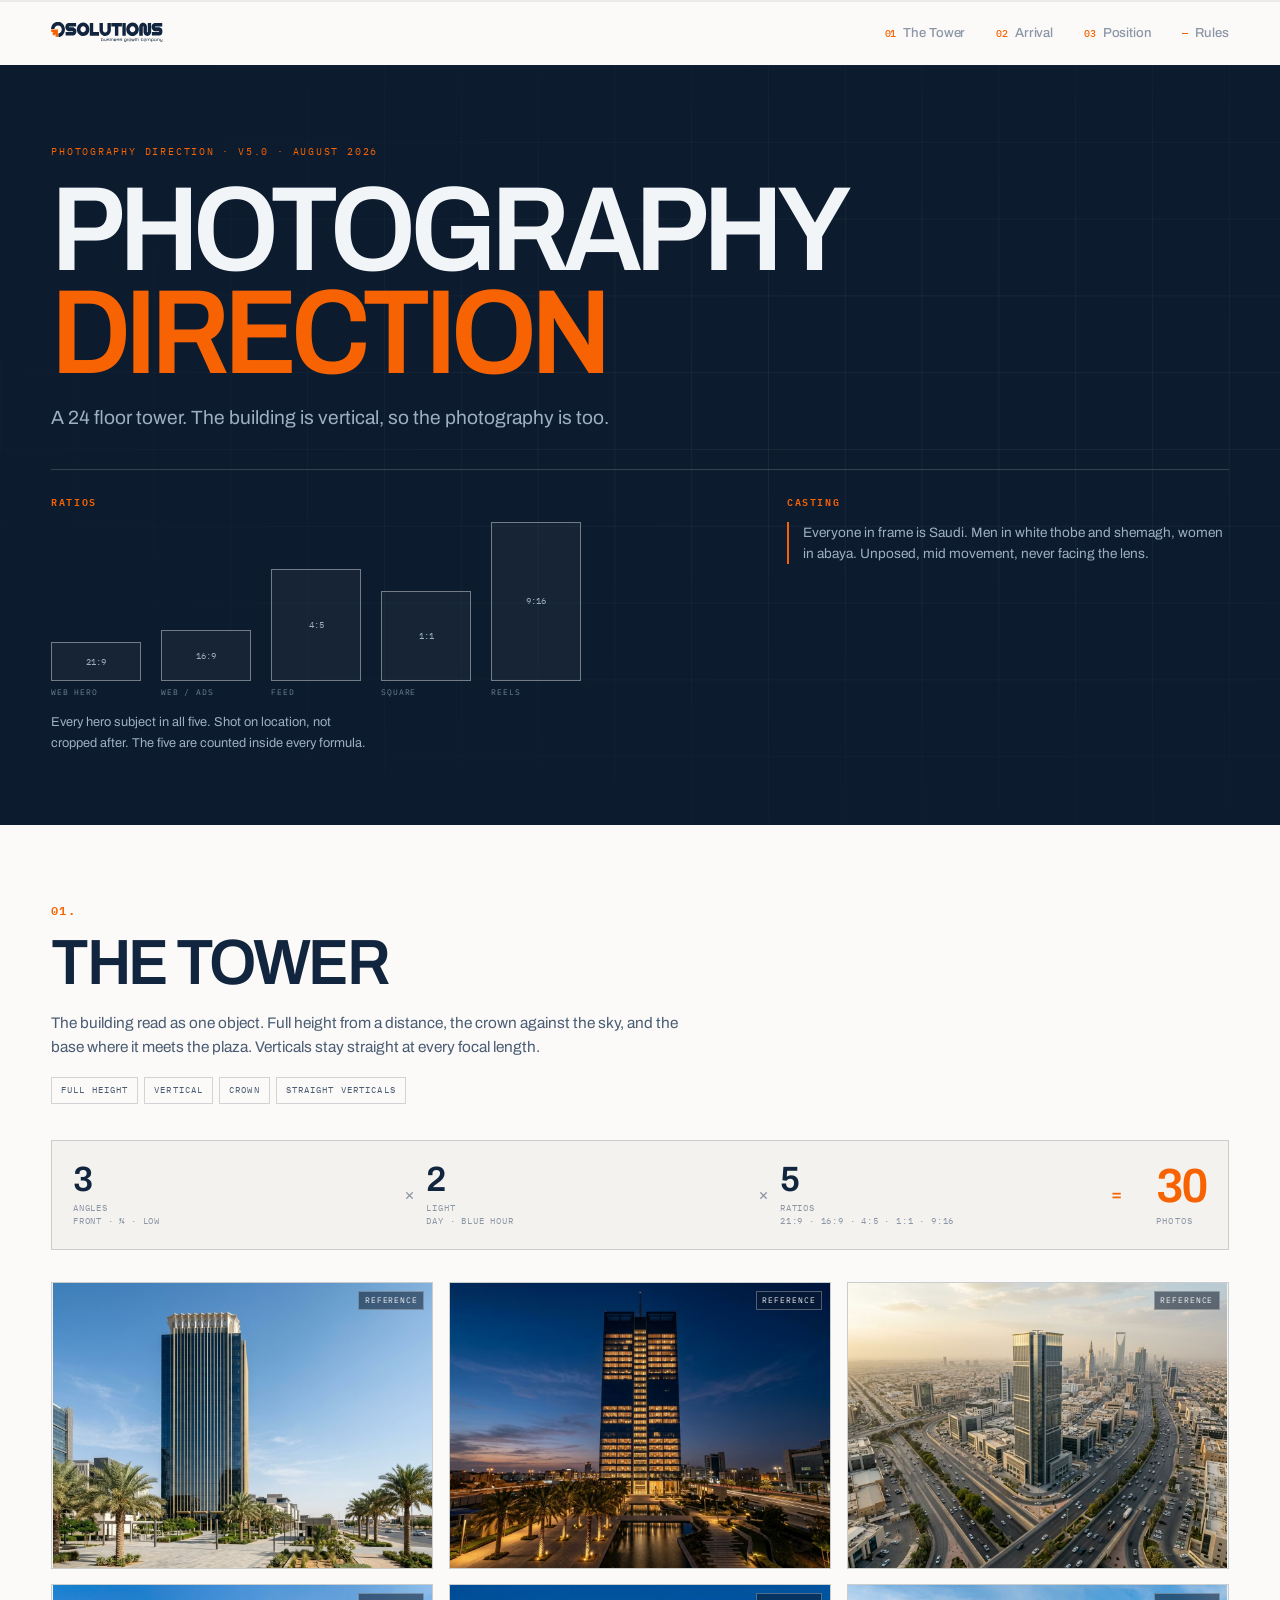
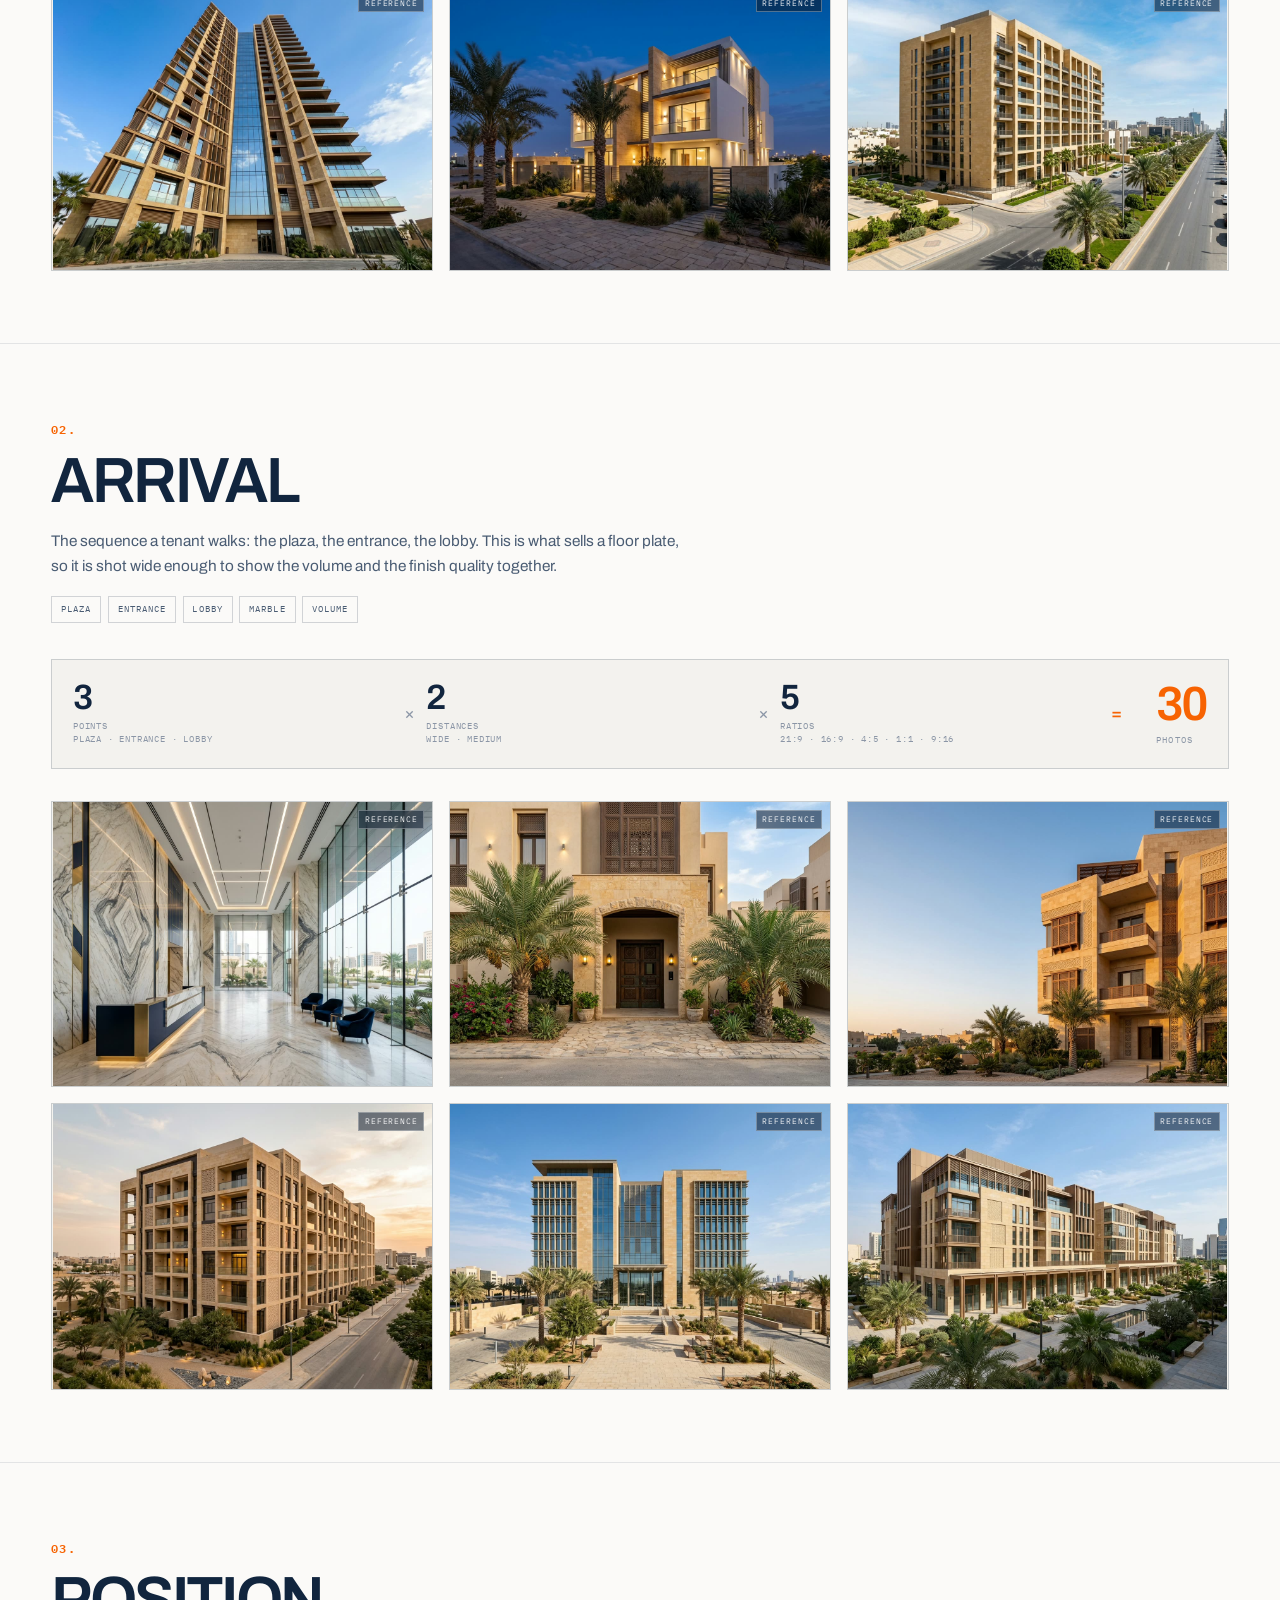
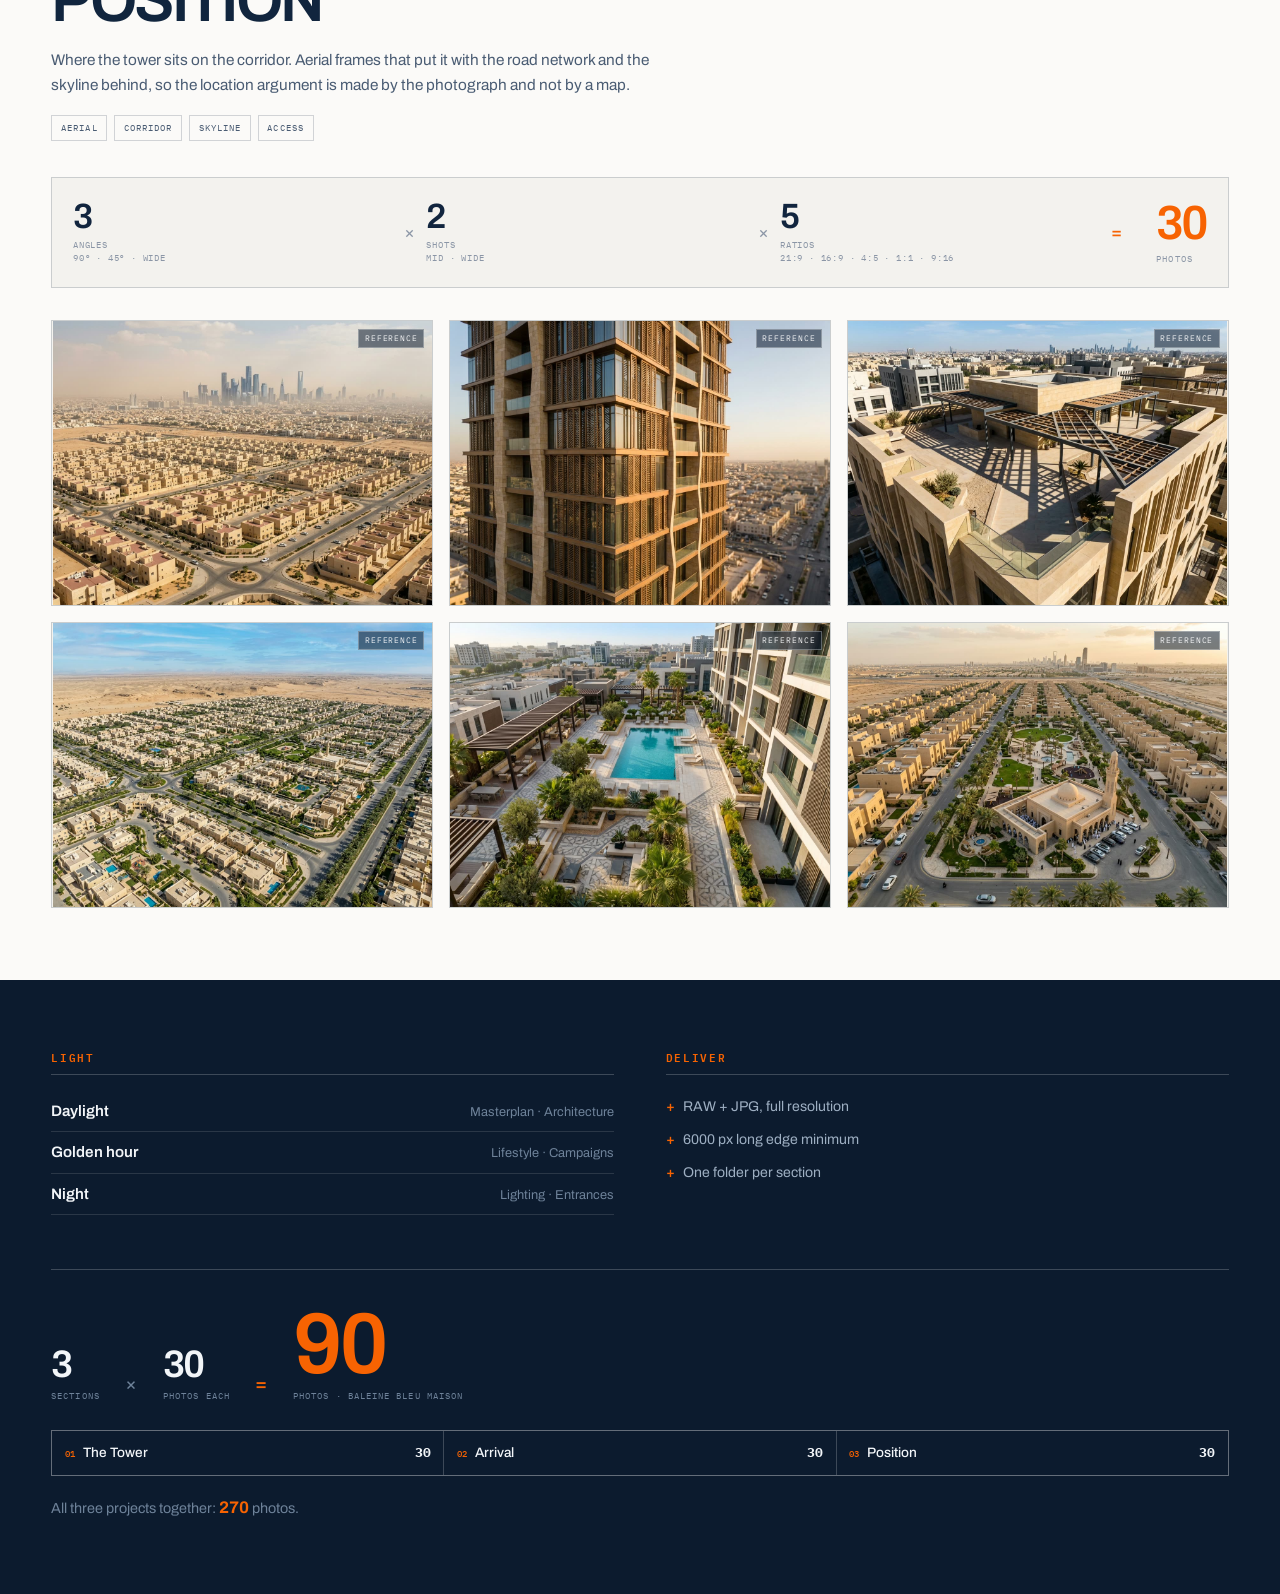
<file: index.html>
<!DOCTYPE html>
<html lang="en" dir="ltr">
<head>
<meta charset="UTF-8">
<meta name="viewport" content="width=device-width, initial-scale=1">
<title>Real Estate Photography Direction</title>
<meta name="description" content="Photography direction for real estate development. Four sections, 36 photos each, 144 per project.">
<meta name="robots" content="noindex, nofollow">
<meta name="theme-color" content="#0C1B2E">
<link rel="icon" type="image/svg+xml" href="assets/img/favicon.svg">
<link rel="preconnect" href="https://fonts.googleapis.com">
<link rel="preconnect" href="https://fonts.gstatic.com" crossorigin>
<link href="https://fonts.googleapis.com/css2?family=Archivo:wdth,wght@100..125,300..800&family=IBM+Plex+Mono:wght@400;500;600&display=swap" rel="stylesheet">
<link rel="stylesheet" href="assets/css/main.css">
</head>
<body>

<div class="scrollbar" aria-hidden="true"><div class="scrollbar__fill" id="progress"></div></div>

<header class="nav" id="nav">
  <div class="nav__in">
    <a class="nav__brand" href="#top" aria-label="Top">
      <img src="assets/img/logo.svg" alt="" width="253" height="44">
    </a>
    <nav class="nav__links" id="navLinks" aria-label="Sections"></nav>
    <button class="nav__toggle" id="navToggle" aria-label="Open menu" aria-expanded="false" aria-controls="drawer">
      <span></span><span></span>
    </button>
  </div>
</header>

<div class="drawer" id="drawer"><ul class="drawer__list" id="drawerList"></ul></div>

<main id="top">

  <section class="hero">
    <div class="hero__bg" aria-hidden="true"><div class="hero__grid"></div></div>
    <div class="hero__in">
      <span class="hero__kick" id="heroKick"></span>
      <h1 class="hero__h1">Photography<br><span class="is-accent">Direction</span></h1>
      <p class="hero__lede" id="heroLede"></p>

      <div class="herofoot">
        <div class="hratios">
          <h2 class="hratios__h">Ratios</h2>
          <div class="hratios__row" id="ratios"></div>
          <p class="hratios__note">Every hero subject in all five. Shot on location, not cropped after. The five are counted inside every formula.</p>
        </div>
        <div class="hcast">
          <h2 class="hratios__h">Casting</h2>
          <p class="hcast__b" id="casting"></p>
        </div>
      </div>
    </div>
  </section>

  <div id="sections"></div>

  <section class="sec sec--dark" id="rules">
    <div class="shell">
      <div class="rules">
        <div class="rules__col">
          <h2 class="rules__h">Light</h2>
          <ul class="light" id="light"></ul>
        </div>
        <div class="rules__col">
          <h2 class="rules__h">Deliver</h2>
          <ul class="list" id="deliver"></ul>
        </div>
      </div>

      <div class="total" id="total"></div>
    </div>
  </section>

</main>

<script src="assets/js/data.js"></script>
<script src="assets/js/main.js"></script>
</body>
</html>
</file>
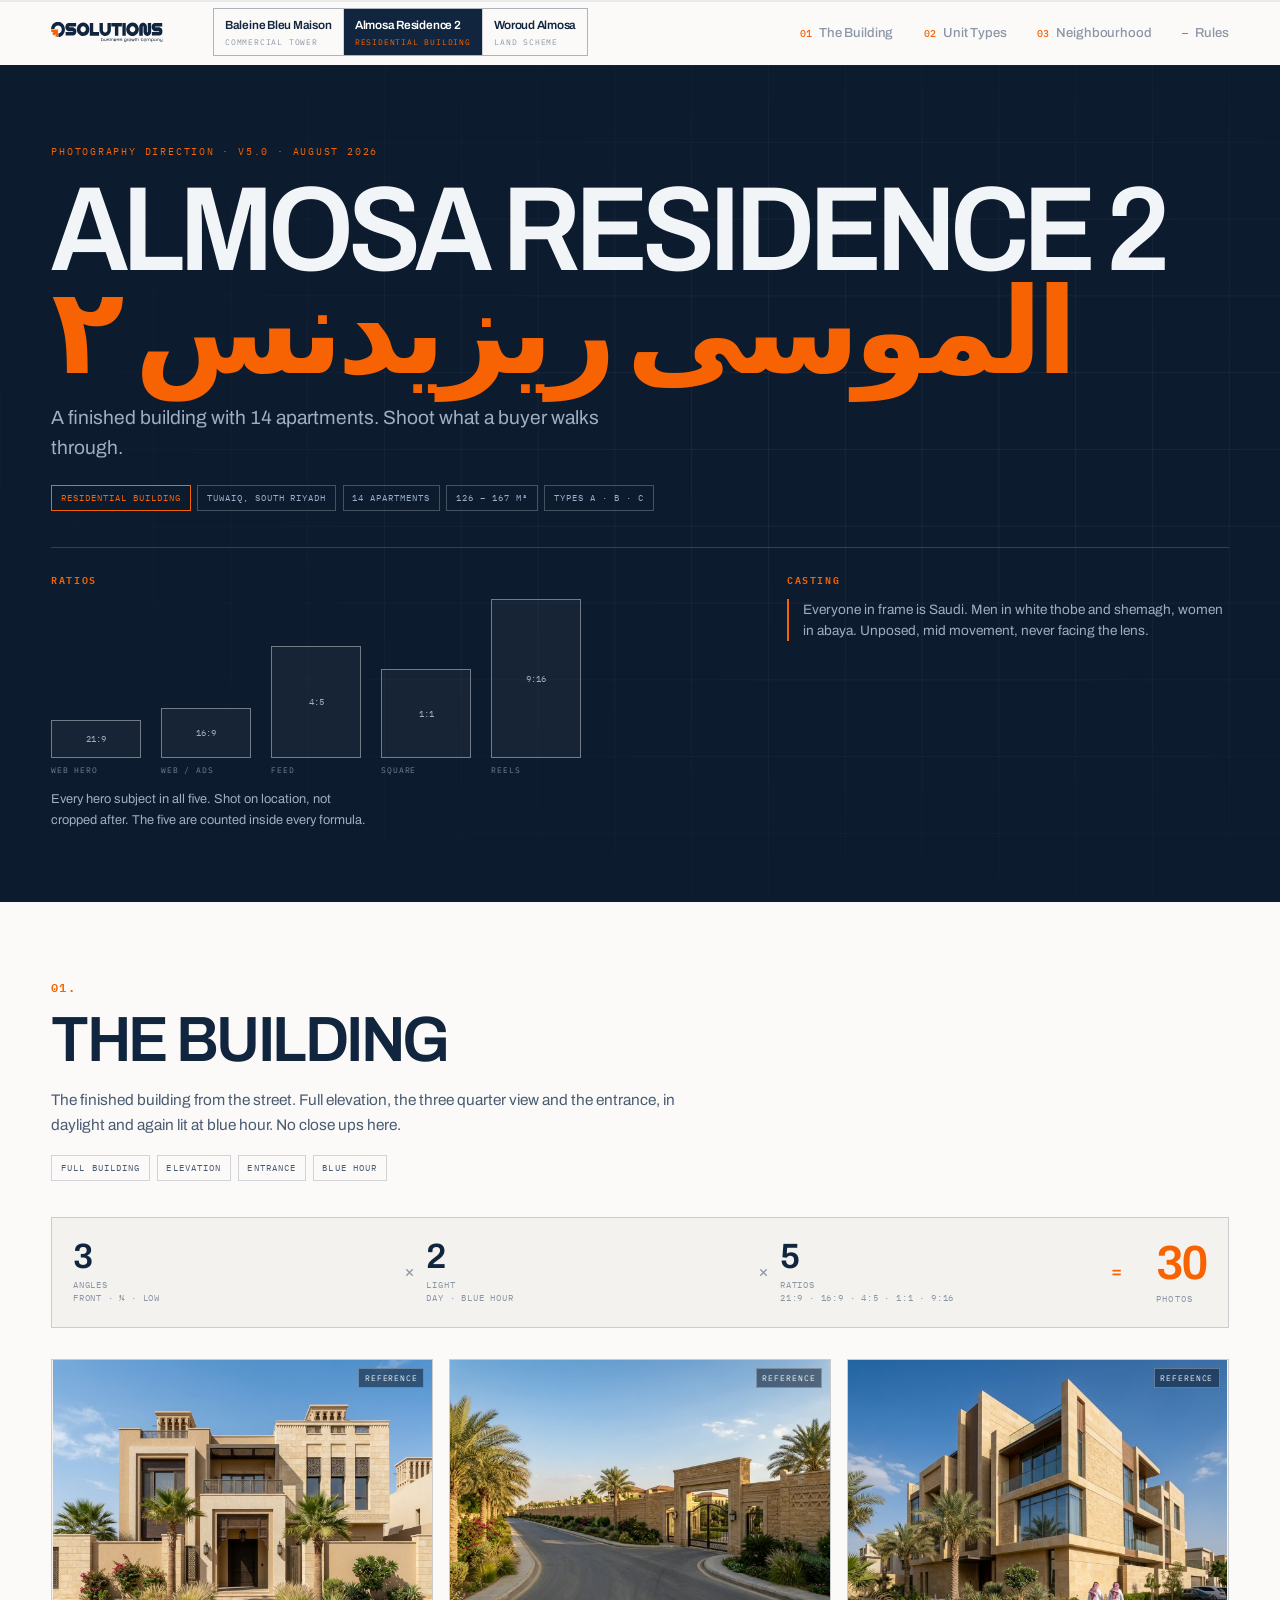
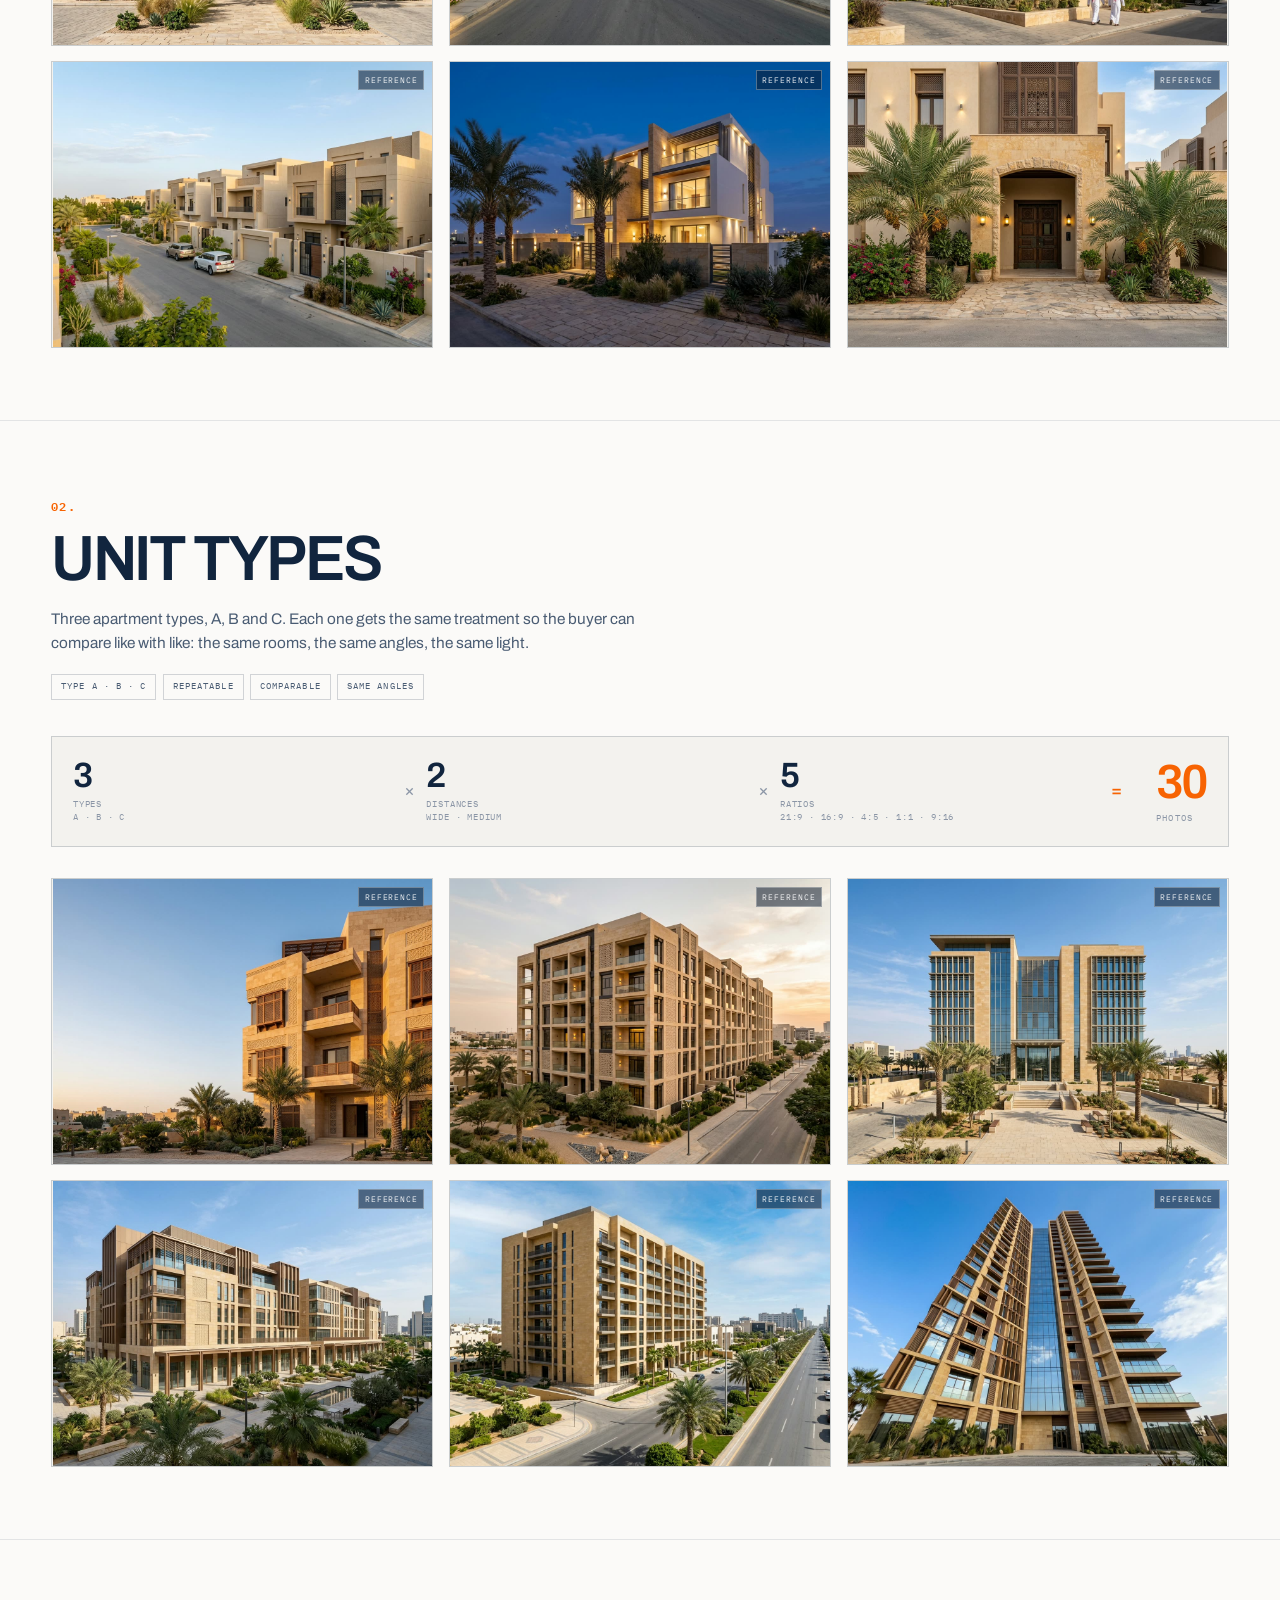
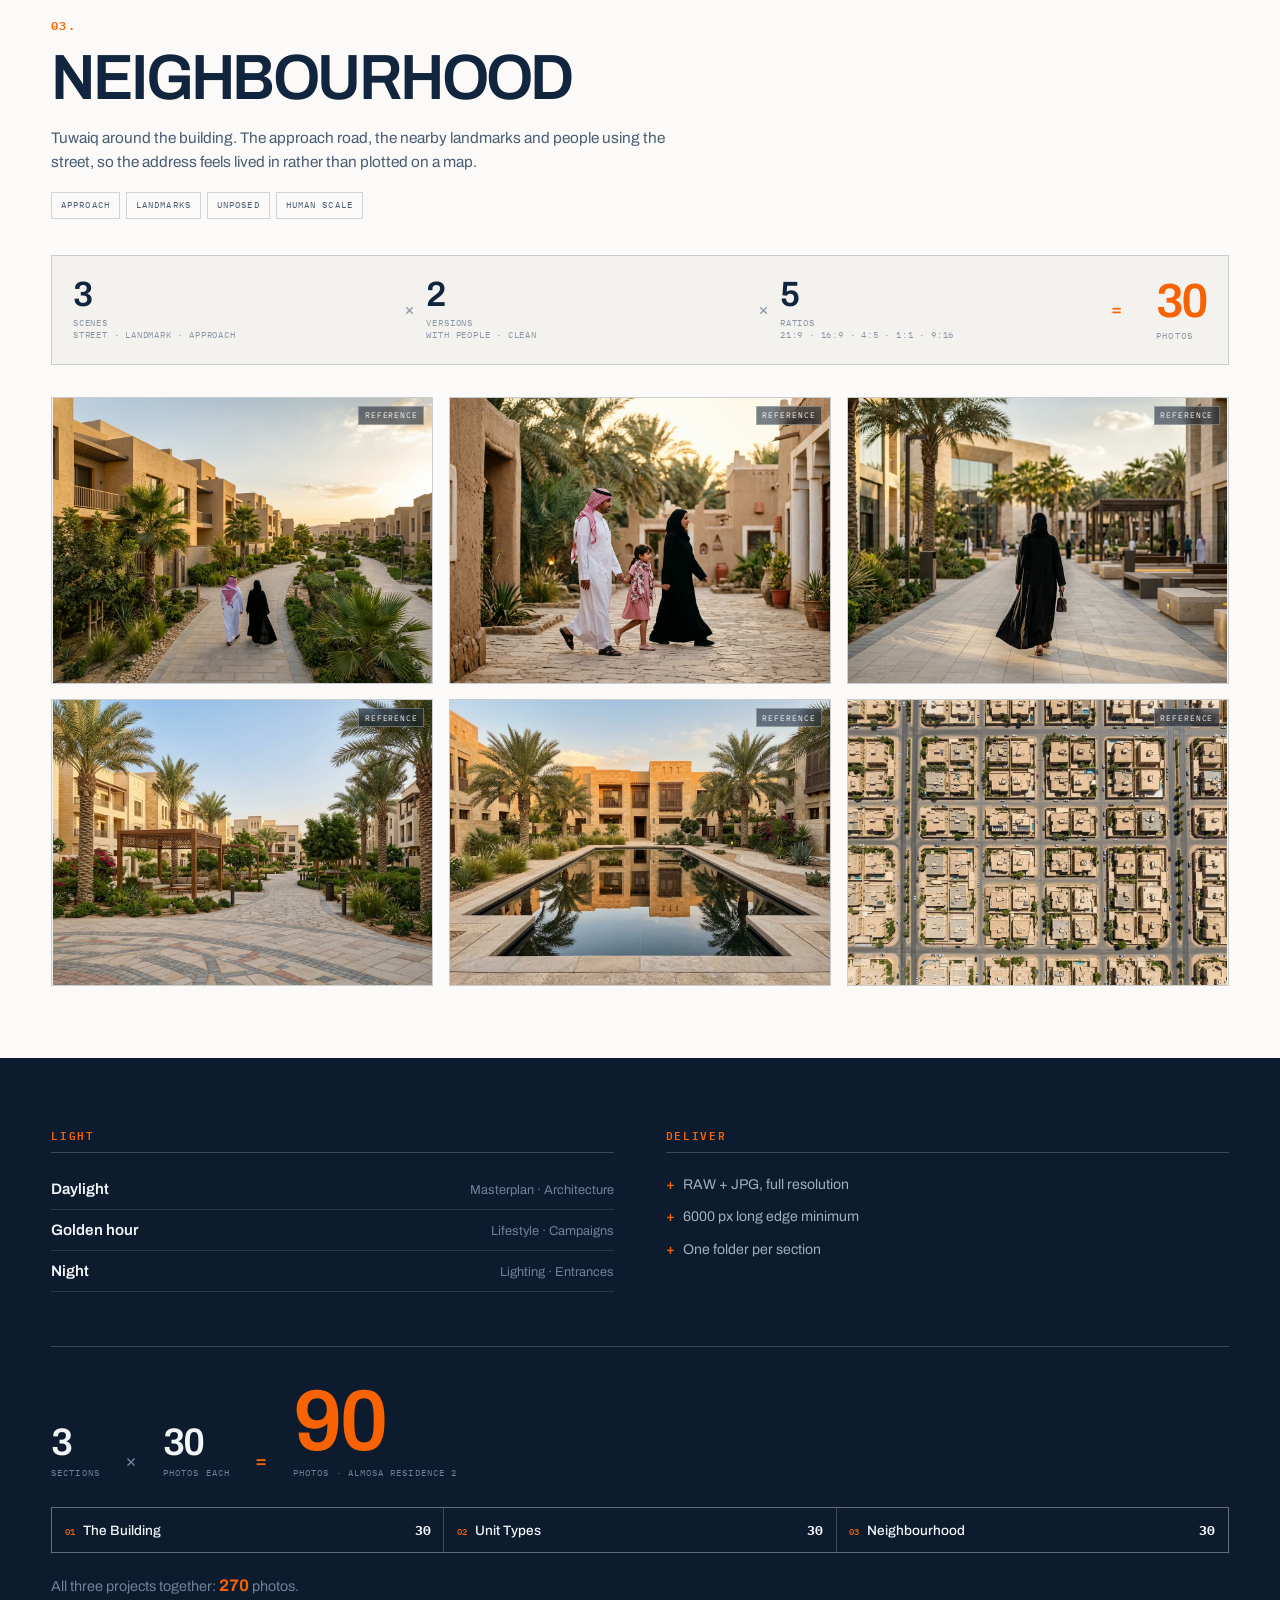
<file: almosa.html>
<!DOCTYPE html>
<html lang="en" dir="ltr">
<head>
<meta charset="UTF-8">
<meta name="viewport" content="width=device-width, initial-scale=1">
<title>Photography Direction</title>
<meta name="description" content="Photography direction brief, one page per project.">
<meta name="robots" content="noindex, nofollow">
<meta name="theme-color" content="#0C1B2E">
<link rel="icon" type="image/svg+xml" href="assets/img/favicon.svg">
<link rel="preconnect" href="https://fonts.googleapis.com">
<link rel="preconnect" href="https://fonts.gstatic.com" crossorigin>
<link href="https://fonts.googleapis.com/css2?family=Archivo:wdth,wght@100..125,300..800&family=IBM+Plex+Mono:wght@400;500;600&display=swap" rel="stylesheet">
<link rel="stylesheet" href="assets/css/main.css">
</head>
<body>

<div class="scrollbar" aria-hidden="true"><div class="scrollbar__fill" id="progress"></div></div>

<header class="nav" id="nav">
  <div class="nav__in">
    <a class="nav__brand" href="#top" aria-label="Top">
      <img src="assets/img/logo.svg" alt="" width="253" height="44">
    </a>
    <nav class="pswitch" id="projects" aria-label="Projects"></nav>
    <nav class="nav__links" id="navLinks" aria-label="Sections"></nav>
    <button class="nav__toggle" id="navToggle" aria-label="Open menu" aria-expanded="false" aria-controls="drawer">
      <span></span><span></span>
    </button>
  </div>
</header>

<div class="drawer" id="drawer"><ul class="drawer__list" id="drawerList"></ul></div>

<main id="top">

  <section class="hero">
    <div class="hero__bg" aria-hidden="true"><div class="hero__grid"></div></div>
    <div class="hero__in">
      <span class="hero__kick" id="heroKick"></span>
      <h1 class="hero__h1" id="heroTitle"></h1>
      <p class="hero__lede" id="heroLede"></p>
      <ul class="hero__facts" id="heroFacts"></ul>

      <div class="herofoot">
        <div class="hratios">
          <h2 class="hratios__h">Ratios</h2>
          <div class="hratios__row" id="ratios"></div>
          <p class="hratios__note">Every hero subject in all five. Shot on location, not cropped after. The five are counted inside every formula.</p>
        </div>
        <div class="hcast">
          <h2 class="hratios__h">Casting</h2>
          <p class="hcast__b" id="casting"></p>
        </div>
      </div>
    </div>
  </section>

  <div id="sections"></div>

  <section class="sec sec--dark" id="rules">
    <div class="shell">
      <div class="rules">
        <div class="rules__col">
          <h2 class="rules__h">Light</h2>
          <ul class="light" id="light"></ul>
        </div>
        <div class="rules__col">
          <h2 class="rules__h">Deliver</h2>
          <ul class="list" id="deliver"></ul>
        </div>
      </div>

      <div class="total" id="total"></div>
    </div>
  </section>

</main>

<script>var PROJECT_ID = 'almosa';</script>
<script src="assets/js/data.js"></script>
<script src="assets/js/main.js"></script>
</body>
</html>
</file>
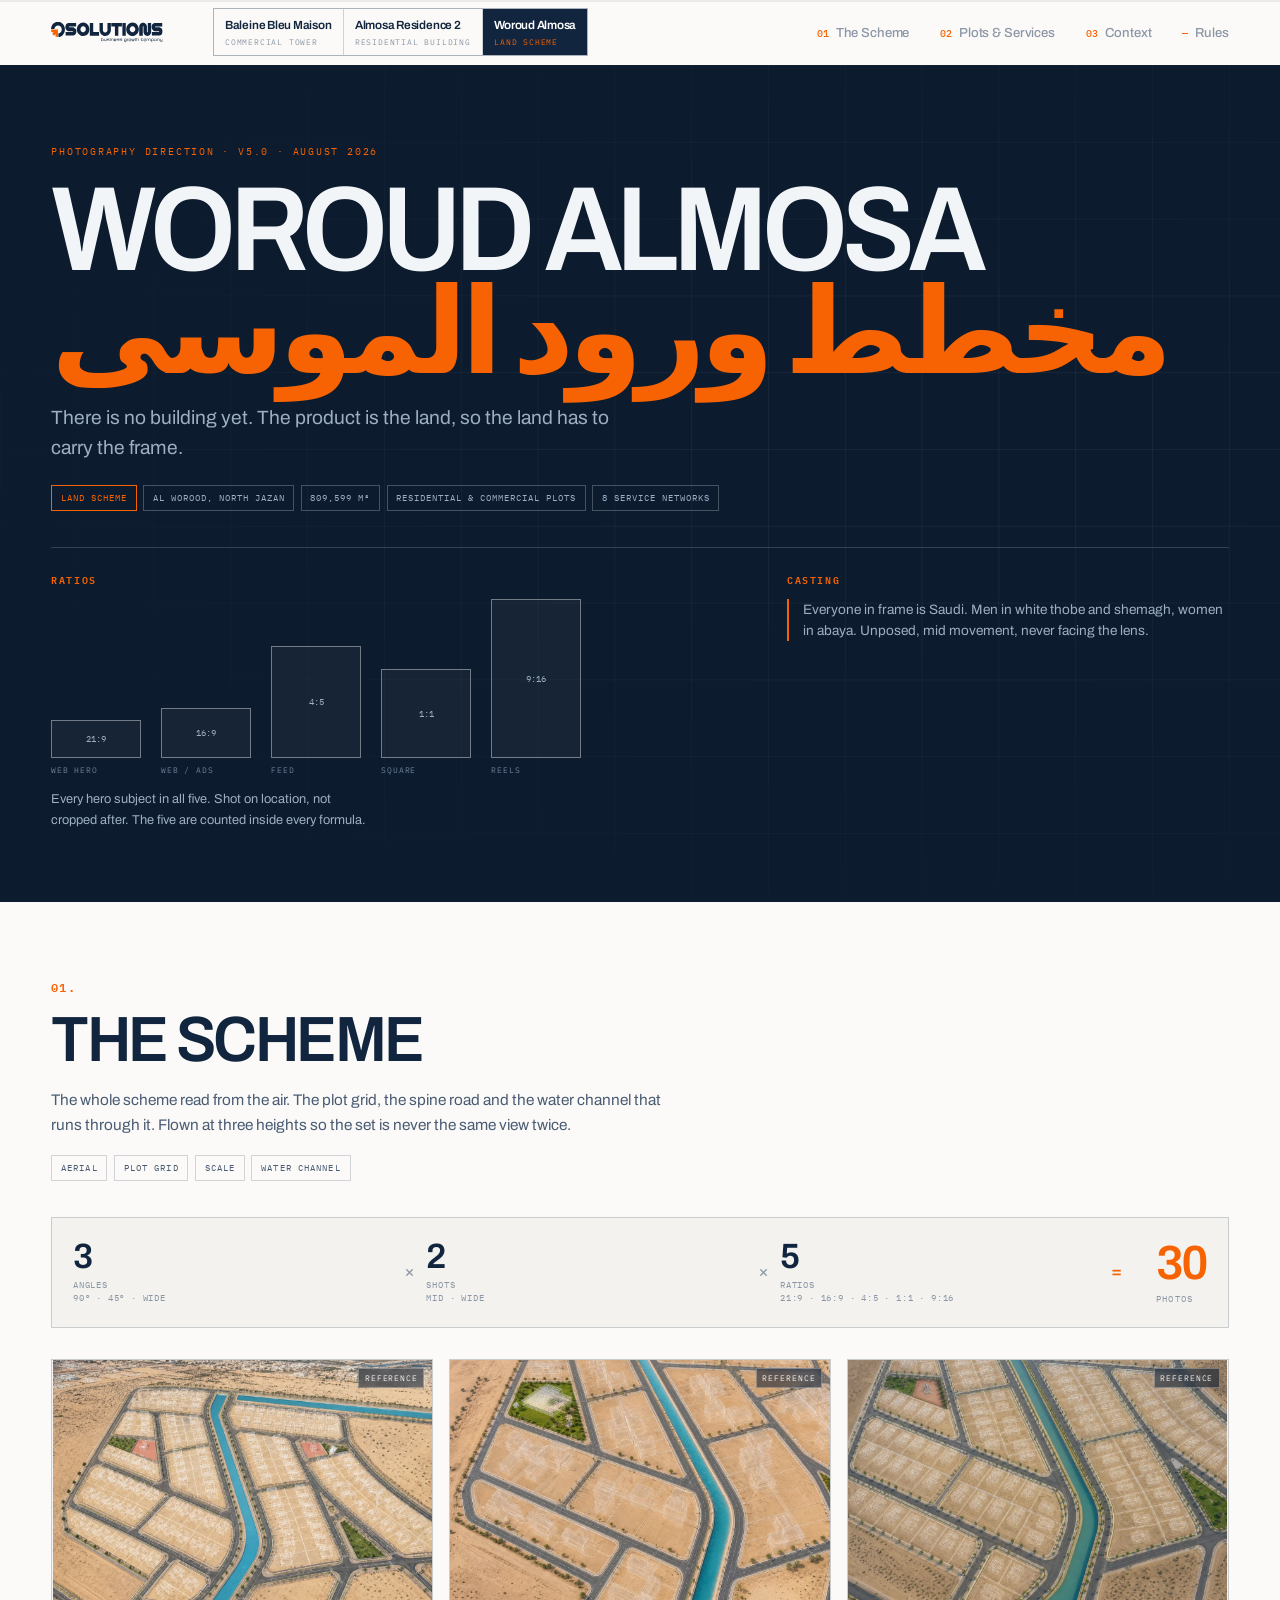
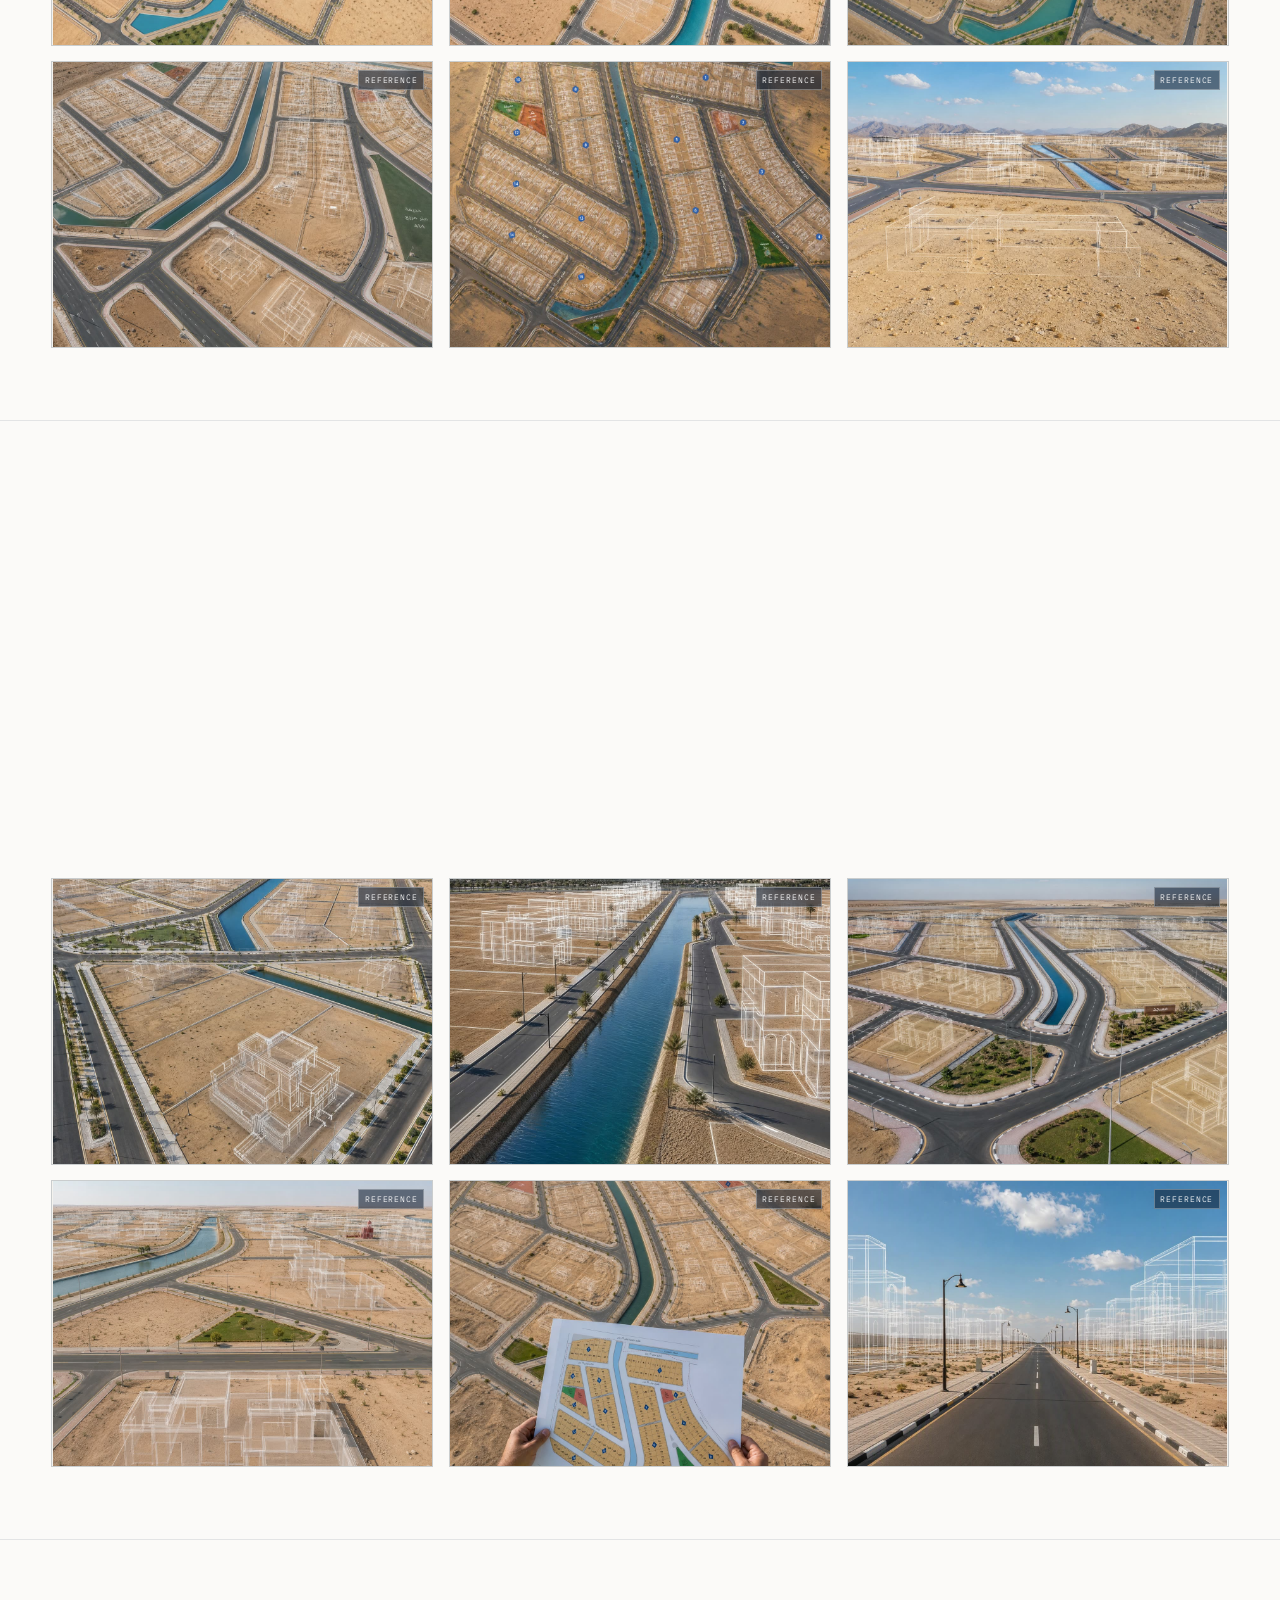
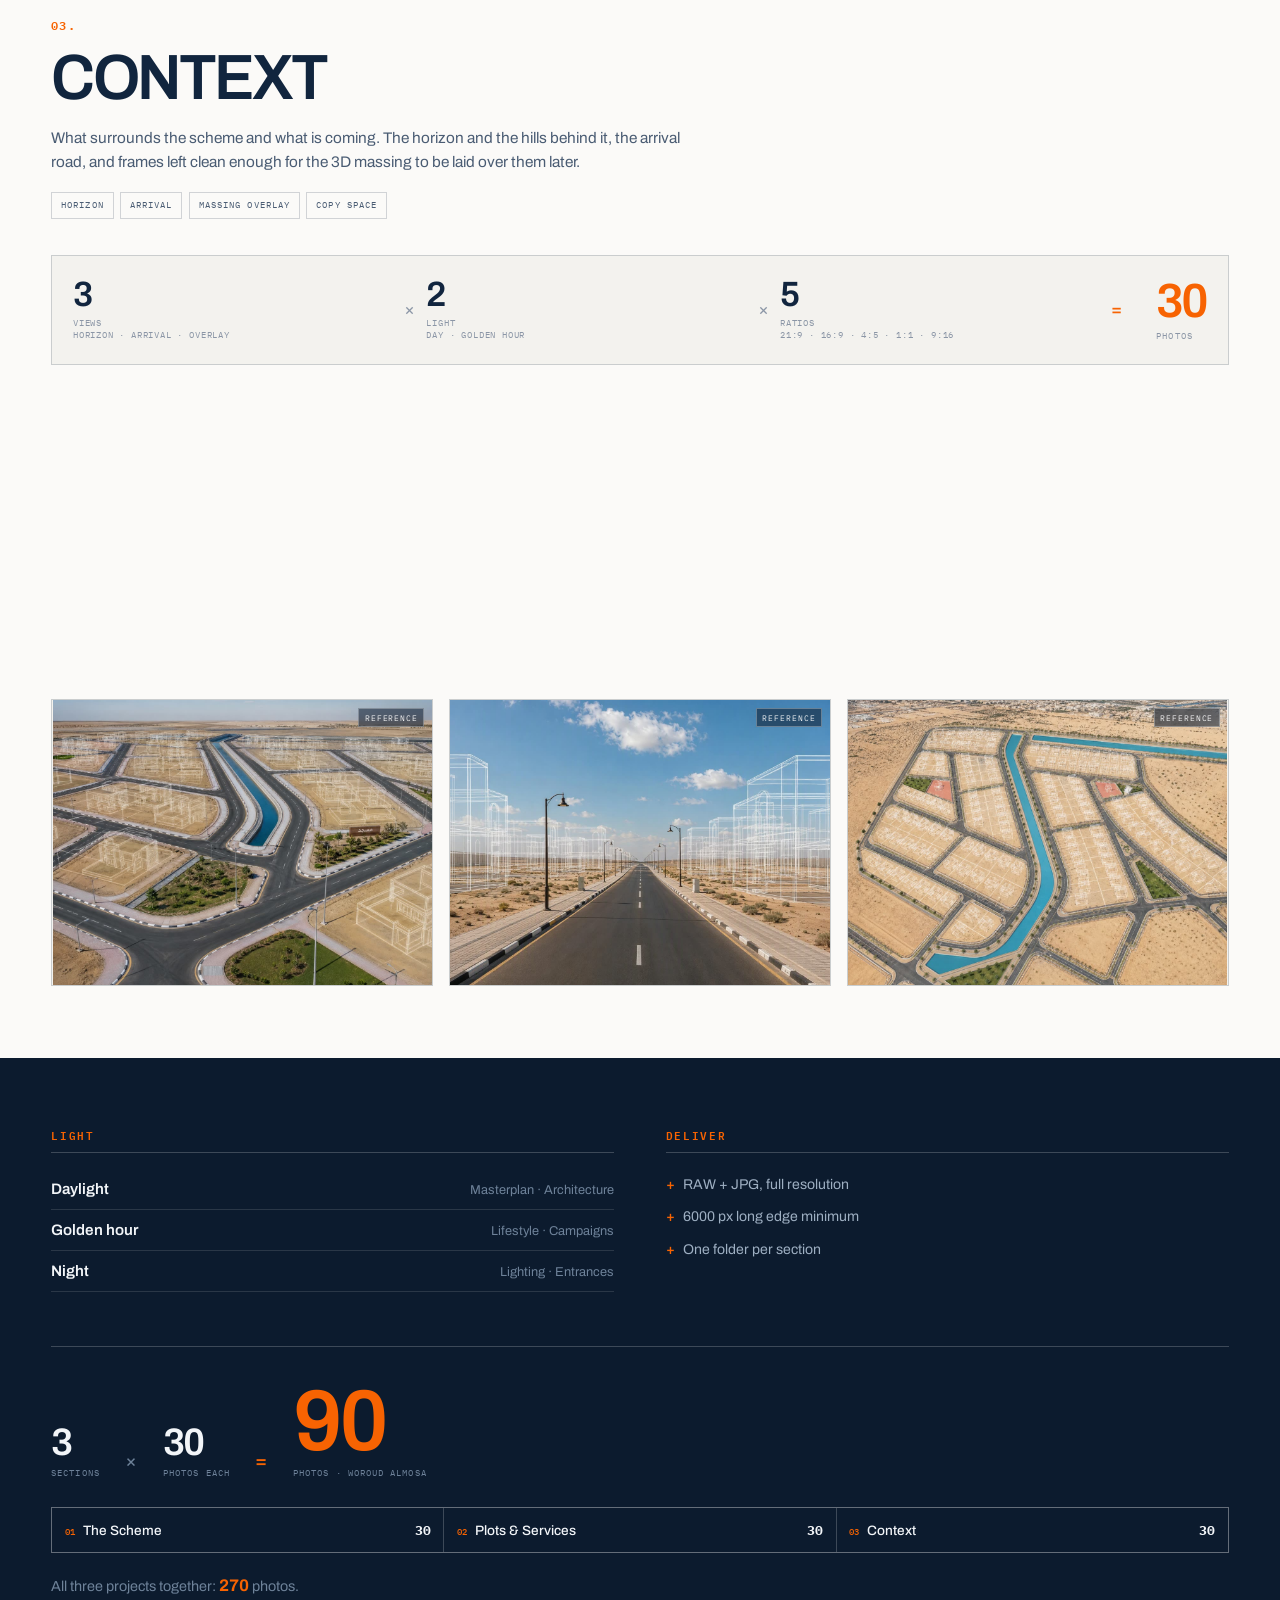
<file: woroud.html>
<!DOCTYPE html>
<html lang="en" dir="ltr">
<head>
<meta charset="UTF-8">
<meta name="viewport" content="width=device-width, initial-scale=1">
<title>Photography Direction</title>
<meta name="description" content="Photography direction brief, one page per project.">
<meta name="robots" content="noindex, nofollow">
<meta name="theme-color" content="#0C1B2E">
<link rel="icon" type="image/svg+xml" href="assets/img/favicon.svg">
<link rel="preconnect" href="https://fonts.googleapis.com">
<link rel="preconnect" href="https://fonts.gstatic.com" crossorigin>
<link href="https://fonts.googleapis.com/css2?family=Archivo:wdth,wght@100..125,300..800&family=IBM+Plex+Mono:wght@400;500;600&display=swap" rel="stylesheet">
<link rel="stylesheet" href="assets/css/main.css">
</head>
<body>

<div class="scrollbar" aria-hidden="true"><div class="scrollbar__fill" id="progress"></div></div>

<header class="nav" id="nav">
  <div class="nav__in">
    <a class="nav__brand" href="#top" aria-label="Top">
      <img src="assets/img/logo.svg" alt="" width="253" height="44">
    </a>
    <nav class="pswitch" id="projects" aria-label="Projects"></nav>
    <nav class="nav__links" id="navLinks" aria-label="Sections"></nav>
    <button class="nav__toggle" id="navToggle" aria-label="Open menu" aria-expanded="false" aria-controls="drawer">
      <span></span><span></span>
    </button>
  </div>
</header>

<div class="drawer" id="drawer"><ul class="drawer__list" id="drawerList"></ul></div>

<main id="top">

  <section class="hero">
    <div class="hero__bg" aria-hidden="true"><div class="hero__grid"></div></div>
    <div class="hero__in">
      <span class="hero__kick" id="heroKick"></span>
      <h1 class="hero__h1" id="heroTitle"></h1>
      <p class="hero__lede" id="heroLede"></p>
      <ul class="hero__facts" id="heroFacts"></ul>

      <div class="herofoot">
        <div class="hratios">
          <h2 class="hratios__h">Ratios</h2>
          <div class="hratios__row" id="ratios"></div>
          <p class="hratios__note">Every hero subject in all five. Shot on location, not cropped after. The five are counted inside every formula.</p>
        </div>
        <div class="hcast">
          <h2 class="hratios__h">Casting</h2>
          <p class="hcast__b" id="casting"></p>
        </div>
      </div>
    </div>
  </section>

  <div id="sections"></div>

  <section class="sec sec--dark" id="rules">
    <div class="shell">
      <div class="rules">
        <div class="rules__col">
          <h2 class="rules__h">Light</h2>
          <ul class="light" id="light"></ul>
        </div>
        <div class="rules__col">
          <h2 class="rules__h">Deliver</h2>
          <ul class="list" id="deliver"></ul>
        </div>
      </div>

      <div class="total" id="total"></div>
    </div>
  </section>

</main>

<script>var PROJECT_ID = 'woroud';</script>
<script src="assets/js/data.js"></script>
<script src="assets/js/main.js"></script>
</body>
</html>
</file>
<file: assets/css/main.css>
/* ==========================================================================
   REAL ESTATE PHOTOGRAPHY DIRECTION
   Four sections · Osolutions brand (navy #11253E / orange #F76302)
   1 Tokens  2 Base  3 Nav  4 Hero  5 Section  6 Formula  7 Grid
   8 Rules  9 Footer  10 Motion & responsive
   ========================================================================== */

/* ---------------------------------------------------------- 1. Tokens --- */
:root{
  --navy:#11253E; --deep:#0C1B2E; --orange:#F76302;
  --paper:#FBFAF8; --paper-2:#F3F2EE; --paper-3:#E9E8E2;
  --ink:#11253E; --ink-2:#4A5C73; --ink-3:#8B96A6;
  --ink-inv:#F2F5F8; --ink-inv-2:#9EAFC2;
  --line:rgba(17,37,62,.10); --line-2:rgba(17,37,62,.18); --line-3:rgba(17,37,62,.34);
  --font:"Archivo",-apple-system,BlinkMacSystemFont,"Segoe UI",system-ui,sans-serif;
  --mono:"IBM Plex Mono",ui-monospace,SFMono-Regular,monospace;
  --shell:1360px; --gut:clamp(1.15rem,4vw,3.5rem);
  --ease:cubic-bezier(.22,1,.36,1);
}

/* ------------------------------------------------------------ 2. Base --- */
*{margin:0;padding:0;box-sizing:border-box}
*::selection{background:var(--orange);color:#fff}
html{-webkit-text-size-adjust:100%;scroll-behavior:smooth;scroll-padding-top:72px}
body{
  font-family:var(--font);font-size:clamp(.92rem,.25vw+.86rem,1rem);line-height:1.6;
  color:var(--ink);background:var(--paper);overflow-x:hidden;
  -webkit-font-smoothing:antialiased;-moz-osx-font-smoothing:grayscale;font-variant-numeric:tabular-nums;
}
img,svg{display:block;max-width:100%}
a{color:inherit;text-decoration:none}
button{font:inherit;color:inherit;background:none;border:none;cursor:pointer}
ul{list-style:none}
h1,h2{font-weight:600;line-height:1;letter-spacing:-.04em;font-stretch:94%}
:focus-visible{outline:2px solid var(--orange);outline-offset:3px}

.shell{width:100%;max-width:var(--shell);margin-inline:auto;padding-inline:var(--gut)}
.sec--pad{padding-block:clamp(3.2rem,8vh,6rem)}
.sec--dark{
  background:var(--deep);color:var(--ink-inv);padding-block:clamp(3.2rem,8vh,6rem);
  --ink:var(--ink-inv);--ink-2:var(--ink-inv-2);--ink-3:#6E8299;
  --line:rgba(255,255,255,.12);--line-2:rgba(255,255,255,.2);--line-3:rgba(255,255,255,.36);
  --paper-3:rgba(255,255,255,.1);
}
.scrollbar{position:fixed;inset:0 0 auto 0;height:2px;z-index:200;background:rgba(17,37,62,.07)}
.scrollbar__fill{height:100%;width:0;background:var(--orange)}

/* ------------------------------------------------------------- 3. Nav --- */
.nav{
  position:sticky;top:0;z-index:150;background:rgba(251,250,248,.9);
  backdrop-filter:saturate(150%) blur(14px);-webkit-backdrop-filter:saturate(150%) blur(14px);
  border-bottom:1px solid transparent;transition:border-color .3s;
}
.nav.is-stuck{border-bottom-color:var(--line-2)}
.nav__in{max-width:var(--shell);margin-inline:auto;padding:0 var(--gut);height:64px;display:flex;align-items:center;gap:1.5rem}
.nav__brand img{width:112px;height:auto}
/* Project switcher: which brief you are reading, and a jump to the others. */
.pswitch{display:flex;gap:1px;margin-left:clamp(.8rem,2vw,2rem);background:var(--line-2);border:1px solid var(--line-2)}
.pswitch__i{display:flex;flex-direction:column;gap:.08rem;padding:.4rem .7rem;background:var(--paper);transition:background .2s,color .2s}
.pswitch__i b{font-size:.74rem;font-weight:600;letter-spacing:-.02em;white-space:nowrap}
.pswitch__i span{font-family:var(--mono);font-size:.5rem;letter-spacing:.1em;text-transform:uppercase;color:var(--ink-3)}
.pswitch__i:hover{background:var(--paper-2)}
.pswitch__i.is-on{background:var(--navy);color:#fff}
.pswitch__i.is-on span{color:var(--orange)}

.nav__links{display:flex;align-items:center;gap:clamp(1rem,2.4vw,2.4rem);margin-left:auto}
.nav__link{
  display:flex;align-items:baseline;gap:.45rem;font-size:.82rem;font-weight:500;
  letter-spacing:-.01em;color:var(--ink-3);padding:.4rem 0;position:relative;white-space:nowrap;transition:color .2s;
}
.nav__link em{font-family:var(--mono);font-style:normal;font-size:.6rem;color:var(--orange)}
.nav__link::after{content:'';position:absolute;left:0;right:100%;bottom:0;height:1px;background:var(--orange);transition:right .3s var(--ease)}
.nav__link:hover,.nav__link.is-on{color:var(--ink)}
.nav__link.is-on::after{right:0}
.nav__toggle{display:none;width:38px;height:38px;position:relative;margin-left:auto}
.nav__toggle span{position:absolute;left:8px;width:22px;height:1.5px;background:var(--ink);transition:transform .35s var(--ease)}
.nav__toggle span:nth-child(1){top:16px}.nav__toggle span:nth-child(2){top:22px}
.nav__toggle.is-on span:nth-child(1){transform:translateY(3px) rotate(45deg)}
.nav__toggle.is-on span:nth-child(2){transform:translateY(-3px) rotate(-45deg)}

.drawer{
  position:fixed;inset:64px 0 auto 0;z-index:149;background:var(--paper);
  border-bottom:1px solid var(--line-2);transform:translateY(-102%);opacity:0;visibility:hidden;
  transition:transform .4s var(--ease),opacity .3s,visibility .3s;
}
.drawer.is-on{transform:translateY(0);opacity:1;visibility:visible}
.drawer__list{padding:.4rem var(--gut) 1.4rem}
.drawer__list a{display:flex;align-items:baseline;gap:.9rem;padding:.8rem 0;border-bottom:1px solid var(--line);font-size:1.05rem;font-weight:500}
.drawer__list em{font-family:var(--mono);font-style:normal;font-size:.62rem;color:var(--orange);min-width:1.5rem}
.drawer__list b{margin-left:auto;font-family:var(--mono);font-size:.65rem;color:var(--ink-3)}

/* ------------------------------------------------------------ 4. Hero --- */
.hero{
  position:relative;min-height:clamp(400px,58vh,560px);display:flex;align-items:center;
  padding:clamp(3rem,8vh,5rem) var(--gut);background:var(--deep);color:var(--ink-inv);overflow:hidden;
}
.hero__bg{position:absolute;inset:0}
.hero__grid{
  position:absolute;inset:0;
  background-image:linear-gradient(to right,rgba(255,255,255,.05) 1px,transparent 1px),
                   linear-gradient(to bottom,rgba(255,255,255,.05) 1px,transparent 1px);
  background-size:clamp(56px,6vw,96px) clamp(56px,6vw,96px);
  mask-image:radial-gradient(110% 90% at 72% 45%,#000 15%,transparent 78%);
  -webkit-mask-image:radial-gradient(110% 90% at 72% 45%,#000 15%,transparent 78%);
}
.hero__in{position:relative;width:100%;max-width:var(--shell);margin-inline:auto}
.hero__kick{font-family:var(--mono);font-size:.62rem;letter-spacing:.18em;text-transform:uppercase;color:var(--orange)}
.hero__h1{margin-top:1rem;font-size:clamp(2.5rem,9.5vw,7.5rem);line-height:.86;letter-spacing:-.05em;text-transform:uppercase;font-stretch:90%}
.hero__h1 .is-accent{color:var(--orange)}
.hero__lede{margin-top:1.1rem;font-size:clamp(1rem,1.5vw,1.3rem);color:var(--ink-inv-2);max-width:54ch}
.hero__facts{margin-top:1.3rem;display:flex;flex-wrap:wrap;gap:.4rem}
.hero__facts li{
  font-family:var(--mono);font-size:.56rem;letter-spacing:.11em;text-transform:uppercase;
  padding:.3rem .55rem;border:1px solid rgba(255,255,255,.24);color:var(--ink-inv-2);
}
.hero__facts li:first-child{border-color:var(--orange);color:var(--orange)}
.total__all{margin-top:1.2rem;font-size:.9rem;color:var(--ink-3)}
.total__all b{color:var(--orange);font-size:1.05rem}
.drawer__sep{height:1px;background:var(--line-2);margin:.6rem 0}
.drawer__p.is-on a{color:var(--orange)}
/* Ratios and casting sit side by side in the hero: both format and casting
   rules are read before any section. */
.herofoot{
  margin-top:clamp(1.6rem,4vh,2.6rem);padding-top:clamp(1.2rem,3vh,1.8rem);
  border-top:1px solid rgba(255,255,255,.16);
  display:grid;grid-template-columns:minmax(0,1.55fr) minmax(0,1fr);
  gap:clamp(1.4rem,4vw,3.5rem);align-items:start;
}
.hratios__h{font-family:var(--mono);font-size:.62rem;font-weight:600;letter-spacing:.16em;text-transform:uppercase;color:var(--orange);margin-bottom:.9rem}
.hratios__row{display:flex;flex-wrap:wrap;gap:clamp(.6rem,1.6vw,1.4rem);align-items:flex-end}
.hratios__row .rf__box{border-color:rgba(255,255,255,.4);color:var(--ink-inv-2);background:rgba(255,255,255,.04)}
.hratios__row .rf figcaption{color:#6E8299}
.hratios__note{margin-top:.8rem;font-size:.8rem;color:var(--ink-inv-2);max-width:46ch}
.hcast__b{
  font-size:.85rem;line-height:1.55;color:var(--ink-inv-2);
  padding-left:.9rem;border-left:2px solid var(--orange);
}

/* --------------------------------------------------------- 5. Section --- */
.sect + .sect{border-top:1px solid var(--line)}
.shead{max-width:70ch;margin-bottom:clamp(1.6rem,4vh,2.4rem)}
.shead__n{font-family:var(--mono);font-size:.78rem;font-weight:600;letter-spacing:.1em;color:var(--orange)}
.shead__t{margin-top:.5rem;font-size:clamp(2rem,5.4vw,4rem);text-transform:uppercase}
.shead__b{margin-top:1rem;font-size:clamp(.95rem,1.2vw,1.1rem);line-height:1.6;color:var(--ink-2)}
.keys{margin-top:1.1rem;display:flex;flex-wrap:wrap;gap:.4rem}
.keys li{
  font-family:var(--mono);font-size:.58rem;letter-spacing:.12em;text-transform:uppercase;
  padding:.3rem .55rem;border:1px solid var(--line-2);color:var(--ink-2);
}

/* --------------------------------------------------------- 6. Formula --- */
.fx{
  display:flex;flex-wrap:wrap;align-items:stretch;gap:.5rem;
  padding:clamp(.9rem,2vw,1.3rem);border:1px solid var(--line-2);background:var(--paper-2);
  margin-bottom:clamp(1.4rem,3.5vh,2.2rem);
}
.fx__part{display:flex;flex-direction:column;gap:.3rem;flex:1 1 140px;min-width:0}
.fx__part b{font-size:clamp(1.5rem,3vw,2.2rem);font-weight:600;letter-spacing:-.04em;line-height:1}
.fx__part i{font-family:var(--mono);font-style:normal;font-size:.56rem;line-height:1.45;letter-spacing:.09em;text-transform:uppercase;color:var(--ink-3)}
.fx__op{display:flex;align-items:center;font-size:1.1rem;color:var(--ink-3);padding-inline:.2rem}
.fx__op--eq{color:var(--orange);font-weight:600}
.fx__total{display:flex;flex-direction:column;gap:.3rem;padding-left:clamp(.6rem,2vw,1.4rem);flex:0 0 auto}
.fx__total b{font-size:clamp(1.8rem,4vw,3rem);font-weight:600;letter-spacing:-.05em;line-height:1;color:var(--orange)}
.fx__total i{font-family:var(--mono);font-style:normal;font-size:.56rem;letter-spacing:.14em;text-transform:uppercase;color:var(--ink-3)}

/* ------------------------------------------------------------ 7. Grid --- */
/* Uniform tile, but the photo is never cropped: it fits inside the frame so
   the photographer sees the real composition and the real aspect ratio. */
.grid{display:grid;grid-template-columns:repeat(3,1fr);gap:clamp(.5rem,1.2vw,1rem)}

/* Two named sets side by side inside one section. */
.cols{display:grid;grid-template-columns:1fr 1fr;gap:clamp(1.2rem,3vw,2.8rem)}
.col__h{
  display:flex;align-items:center;gap:.6rem;margin-bottom:.8rem;padding-bottom:.6rem;
  border-bottom:1px solid var(--line-2);
  font-family:var(--mono);font-size:.64rem;font-weight:600;letter-spacing:.15em;text-transform:uppercase;
}
.col__h em{font-style:normal;color:var(--orange);font-size:.58rem}
.col__h span{
  margin-left:auto;font-weight:400;letter-spacing:.05em;text-transform:none;
  color:var(--ink-3);font-size:.66rem;
}
.grid--col{grid-template-columns:repeat(2,1fr)}
.tile{
  position:relative;aspect-ratio:4 / 3;overflow:hidden;
  background:var(--paper-2);border:1px solid var(--line-2);
}
/* Sources are generated at exactly 4:3, so the photo fills the card with
   nothing cropped and no letterboxing. contain keeps that true if a future
   image arrives at a different shape. */
.tile img{width:100%;height:100%;object-fit:contain}
.tile__ai{
  position:absolute;right:8px;top:8px;font-family:var(--mono);font-size:.48rem;
  letter-spacing:.12em;text-transform:uppercase;color:rgba(255,255,255,.92);
  padding:.16rem .34rem;border:1px solid rgba(255,255,255,.3);background:rgba(12,27,46,.55);
  backdrop-filter:blur(4px);-webkit-backdrop-filter:blur(4px);
}

/* ----------------------------------------------------------- 8. Rules --- */
.rules{display:grid;grid-template-columns:1fr 1fr;gap:clamp(1.6rem,4vw,4rem);margin-bottom:clamp(2rem,5vh,3.2rem)}
.rules--two{margin-bottom:clamp(2.4rem,6vh,3.6rem)}
.rules__h{font-family:var(--mono);font-size:.66rem;font-weight:600;letter-spacing:.16em;text-transform:uppercase;color:var(--orange);padding-bottom:.7rem;border-bottom:1px solid var(--line-2);margin-bottom:1rem}
.rules__h--no{color:#FF8A6B}
.rules__note{margin-top:.9rem;font-size:.8rem;color:var(--ink-3)}

.light li{display:flex;flex-wrap:wrap;align-items:baseline;gap:.4rem .8rem;padding:.5rem 0;border-bottom:1px solid var(--line)}
.light b{font-size:.95rem;font-weight:600;min-width:6.5rem}
.light i{font-style:normal;font-size:.8rem;color:var(--ink-3);margin-left:auto}

.ratios{display:flex;flex-wrap:wrap;gap:.8rem;align-items:flex-end}
.rf__box{width:clamp(58px,7vw,104px);aspect-ratio:var(--ar);border:1px solid var(--line-3);display:grid;place-items:center;font-family:var(--mono);font-size:.54rem;color:var(--ink-2)}
.rf figcaption{margin-top:.35rem;font-family:var(--mono);font-size:.5rem;letter-spacing:.1em;text-transform:uppercase;color:var(--ink-3)}

.list li{display:flex;gap:.55rem;padding:.32rem 0;font-size:.88rem;color:var(--ink-2)}
.list li::before{content:'+';color:var(--orange);font-weight:600}
.list--no li::before{content:'\00d7';color:#FF8A6B}

.bigrule{
  font-size:clamp(1.5rem,5vw,3.4rem);font-weight:600;letter-spacing:-.045em;
  text-transform:uppercase;font-stretch:92%;line-height:1;
  padding-top:clamp(1.4rem,3vh,2.2rem);border-top:1px solid var(--line-2);
}

/* ----------------------------------------------------------- 9. Total --- */
.total{margin-top:clamp(2.4rem,6vh,3.6rem);padding-top:clamp(1.6rem,4vh,2.4rem);border-top:1px solid var(--line-2)}
.total__sum{display:flex;flex-wrap:wrap;align-items:flex-end;gap:.6rem clamp(.8rem,2vw,1.6rem)}
.total__part{display:flex;flex-direction:column;gap:.3rem}
.total__part b{font-size:clamp(1.6rem,3vw,2.4rem);font-weight:600;letter-spacing:-.04em;line-height:1}
.total__part i,.total__grand i{font-family:var(--mono);font-style:normal;font-size:.56rem;letter-spacing:.12em;text-transform:uppercase;color:var(--ink-3)}
.total__op{font-size:1.2rem;color:var(--ink-3);padding-bottom:.2rem}
.total__op--eq{color:var(--orange);font-weight:600}
.total__grand{display:flex;flex-direction:column;gap:.3rem}
.total__grand b{font-size:clamp(2.8rem,7vw,5.4rem);font-weight:600;letter-spacing:-.05em;line-height:.9;color:var(--orange)}
.total__rows{margin-top:clamp(1.4rem,3vh,2rem);display:grid;grid-template-columns:repeat(auto-fit,minmax(160px,1fr));gap:1px;background:var(--line-2);border:1px solid var(--line-2)}
.total__rows li{background:var(--deep);display:flex;align-items:baseline;gap:.5rem;padding:.7rem .8rem;font-size:.85rem;font-weight:500}
.total__rows em{font-family:var(--mono);font-style:normal;font-size:.56rem;color:var(--orange)}
.total__rows b{margin-left:auto;font-family:var(--mono);font-size:.8rem;color:var(--ink-inv)}

/* --------------------------------------------- 10. Motion & responsive --- */
.rv{opacity:0;transform:translateY(14px)}
.rv.in{opacity:1;transform:none;transition:opacity .6s var(--ease) var(--d,0ms),transform .6s var(--ease) var(--d,0ms)}

@media (max-width:900px){
  .nav__links{display:none}
  .pswitch{display:none}
  .nav__toggle{display:block}
  .rules{grid-template-columns:1fr;gap:2rem}
  .herofoot{grid-template-columns:1fr;gap:1.6rem}
  .cols{grid-template-columns:1fr;gap:2rem}
  .grid--col{grid-template-columns:repeat(3,1fr)}
}
@media (max-width:640px){
  html{scroll-padding-top:60px}
  .nav__in{height:56px}
  .drawer{inset-block-start:56px}
  .grid{grid-template-columns:repeat(2,1fr)}
  .fx{gap:.4rem}
  .fx__part{flex:1 1 40%}
  .fx__op{display:none}
  .fx__total{flex:1 1 100%;padding-left:0;padding-top:.7rem;border-top:1px solid var(--line-2);flex-direction:row;align-items:baseline;gap:.6rem}
  .light i{margin-left:0;width:100%}
}
@media print{
  .nav,.drawer,.scrollbar{display:none}
  .sec--dark,.hero,.foot{background:#fff;color:#11253E}
  .rv{opacity:1 !important;transform:none !important}
  .sect,.tile,.fx{break-inside:avoid}
}
@media (prefers-reduced-motion:reduce){
  html{scroll-behavior:auto}
  *,*::before,*::after{animation-duration:.01ms !important;transition-duration:.01ms !important}
  .rv{opacity:1;transform:none}
}
</file>
